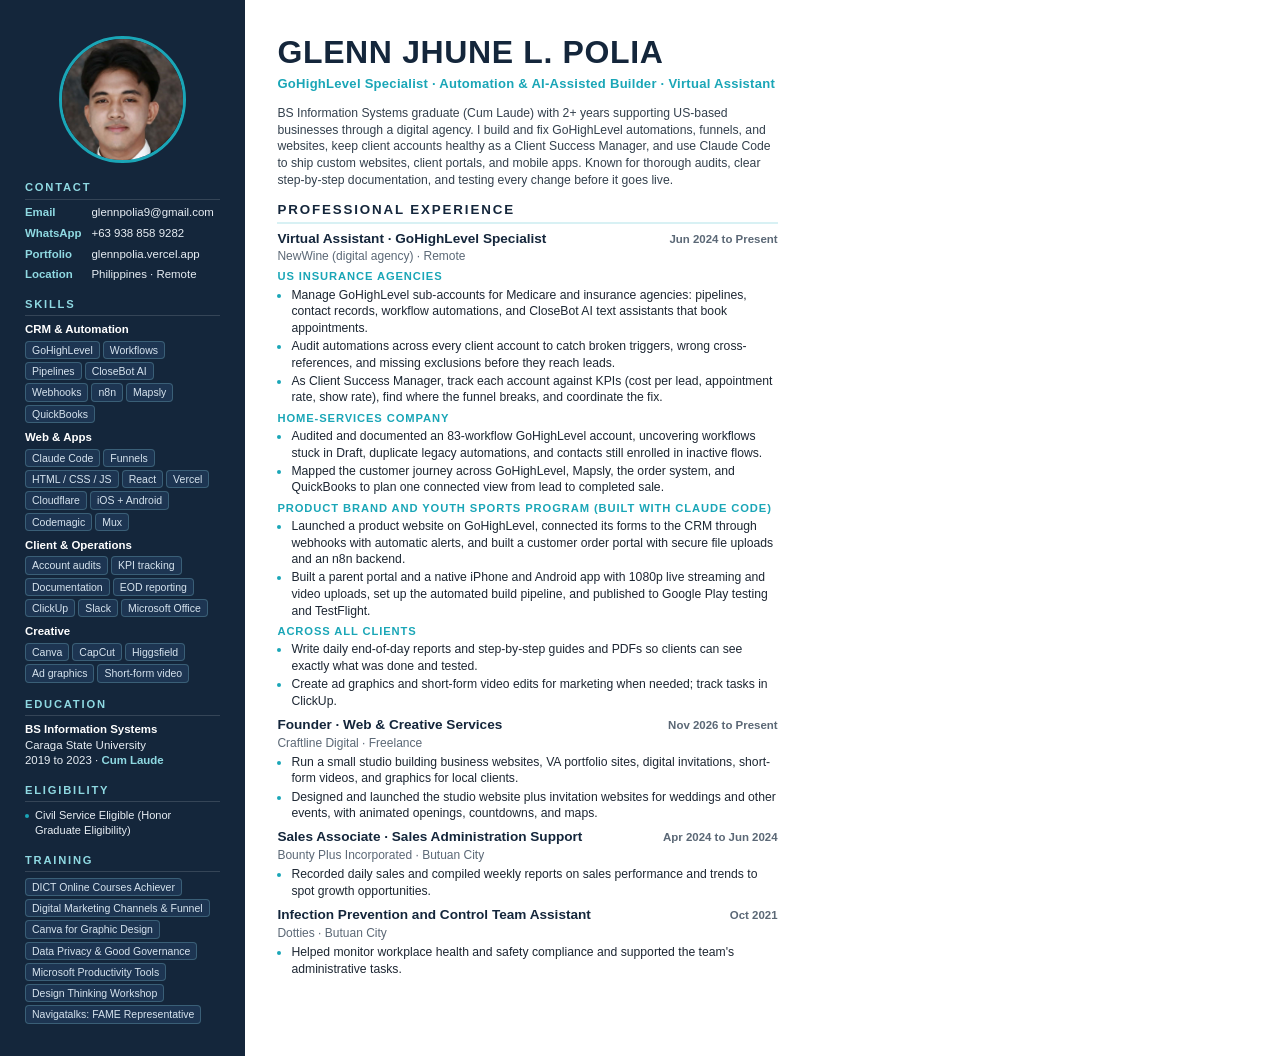
<file: resume/resume.html>
<!doctype html>
<html lang="en">
<head>
<meta charset="utf-8">
<title>Glenn Jhune L. Polia - Resume</title>
<!-- Source for public/resume.pdf. Rebuild with: python resume/build.py -->
<style>
  @page { size: Letter; margin: 0; }
  * { box-sizing: border-box; margin: 0; padding: 0; }
  :root {
    --navy: #14263b; --navy2: #1d3552; --accent: #1aa6b7; --accent-soft: #d8f1f4;
    --ink: #1d2733; --muted: #5b6876; --line: #dfe5ea;
  }
  html, body { width: 8.5in; }
  body { font-family: "Segoe UI", Arial, sans-serif; color: var(--ink); font-size: 9.15pt; line-height: 1.36;
         -webkit-print-color-adjust: exact; print-color-adjust: exact; }
  .page { width: 8.5in; height: 11in; overflow: hidden; display: grid; grid-template-columns: 2.55in 1fr; }

  /* Sidebar */
  aside { background: var(--navy); color: #e8eef4; padding: 0.38in 0.26in 0.3in; }
  .photo { width: 1.32in; height: 1.32in; border-radius: 50%; overflow: hidden; margin: 0 auto 0.18in;
           border: 3px solid var(--accent); }
  .photo img { width: 100%; height: 100%; object-fit: cover; display: block; }
  aside h3 { font-size: 8.4pt; letter-spacing: .16em; text-transform: uppercase; color: #8fd9e2;
             margin: 0.15in 0 0.06in; padding-bottom: 3px; border-bottom: 1px solid rgba(255,255,255,.14); }
  aside h3:first-of-type { margin-top: 0.05in; }
  .contact div { display: flex; gap: 7px; align-items: flex-start; margin-bottom: 5px; font-size: 8.6pt; word-break: break-word; }
  .contact b { color: #8fd9e2; font-weight: 600; min-width: 0.62in; flex-shrink: 0; }
  .contact a { color: #e8eef4; text-decoration: none; }
  .skill-group { margin-bottom: 7px; }
  .skill-group strong { display: block; font-size: 8.6pt; color: #fff; margin-bottom: 3px; }
  .chips { display: flex; flex-wrap: wrap; gap: 3px; }
  .chips span { background: var(--navy2); border: 1px solid rgba(143,217,226,.25); border-radius: 4px;
                padding: 1px 6px; font-size: 7.9pt; color: #d6e3ee; }
  .edu p { font-size: 8.6pt; }
  .edu .deg { font-weight: 600; color: #fff; }
  .edu .honor { color: #8fd9e2; font-weight: 600; }
  aside ul { list-style: none; }
  aside li { font-size: 8.3pt; padding-left: 10px; position: relative; margin-bottom: 3px; }
  aside li:before { content: ""; position: absolute; left: 0; top: 6px; width: 4px; height: 4px; border-radius: 50%; background: var(--accent); }

  /* Main */
  main { padding: 0.38in 0.4in 0.3in 0.34in; }
  header h1 { font-size: 24pt; letter-spacing: .02em; color: var(--navy); line-height: 1.05; font-weight: 800; }
  header .role { font-size: 9.8pt; color: var(--accent); font-weight: 700; margin-top: 5px; letter-spacing: .02em; }
  .summary { margin-top: 0.13in; color: #33404d; }
  main h2 { font-size: 10pt; letter-spacing: .14em; text-transform: uppercase; color: var(--navy);
            margin: 0.13in 0 0.06in; padding-bottom: 3px; border-bottom: 2px solid var(--accent-soft); }
  .job { margin-bottom: 0.07in; }
  .job-head { display: flex; justify-content: space-between; align-items: baseline; gap: 10px; }
  .job-title { font-weight: 700; font-size: 10.2pt; color: var(--navy); }
  .job-date { font-size: 8.6pt; color: var(--muted); white-space: nowrap; font-weight: 600; }
  .job-org { font-size: 9pt; color: var(--muted); margin-bottom: 3px; }
  .client { font-size: 8.4pt; font-weight: 700; color: var(--accent); text-transform: uppercase; letter-spacing: .08em; margin: 5px 0 2px; }
  main ul { padding-left: 14px; }
  main li { margin-bottom: 1.5px; }
  main li::marker { color: var(--accent); }
</style>
</head>
<body>
<div class="page">
  <aside>
    <div class="photo"><img src="photo-crop.jpg" alt="Glenn Jhune L. Polia"></div>

    <h3>Contact</h3>
    <div class="contact">
      <div><b>Email</b><a href="mailto:glennpolia9@gmail.com">glennpolia9@gmail.com</a></div>
      <div><b>WhatsApp</b><a href="https://wa.me/639388589282">+63 938 858 9282</a></div>
      <div><b>Portfolio</b><a href="https://glennpolia.vercel.app/">glennpolia.vercel.app</a></div>
      <div><b>Location</b><span>Philippines · Remote</span></div>
    </div>

    <h3>Skills</h3>
    <div class="skill-group"><strong>CRM &amp; Automation</strong>
      <div class="chips"><span>GoHighLevel</span><span>Workflows</span><span>Pipelines</span><span>CloseBot AI</span><span>Webhooks</span><span>n8n</span><span>Mapsly</span><span>QuickBooks</span></div></div>
    <div class="skill-group"><strong>Web &amp; Apps</strong>
      <div class="chips"><span>Claude Code</span><span>Funnels</span><span>HTML / CSS / JS</span><span>React</span><span>Vercel</span><span>Cloudflare</span><span>iOS + Android</span><span>Codemagic</span><span>Mux</span></div></div>
    <div class="skill-group"><strong>Client &amp; Operations</strong>
      <div class="chips"><span>Account audits</span><span>KPI tracking</span><span>Documentation</span><span>EOD reporting</span><span>ClickUp</span><span>Slack</span><span>Microsoft Office</span></div></div>
    <div class="skill-group"><strong>Creative</strong>
      <div class="chips"><span>Canva</span><span>CapCut</span><span>Higgsfield</span><span>Ad graphics</span><span>Short-form video</span></div></div>

    <h3>Education</h3>
    <div class="edu">
      <p class="deg">BS Information Systems</p>
      <p>Caraga State University</p>
      <p>2019 to 2023 · <span class="honor">Cum Laude</span></p>
    </div>

    <h3>Eligibility</h3>
    <ul><li>Civil Service Eligible (Honor Graduate Eligibility)</li></ul>

    <h3>Training</h3>
    <div class="chips"><span>DICT Online Courses Achiever</span><span>Digital Marketing Channels &amp; Funnel</span><span>Canva for Graphic Design</span><span>Data Privacy &amp; Good Governance</span><span>Microsoft Productivity Tools</span><span>Design Thinking Workshop</span><span>Navigatalks: FAME Representative</span></div>
  </aside>

  <main>
    <header>
      <h1>GLENN JHUNE L. POLIA</h1>
      <p class="role">GoHighLevel Specialist · Automation &amp; AI-Assisted Builder · Virtual Assistant</p>
      <p class="summary">
        BS Information Systems graduate (Cum Laude) with 2+ years supporting US-based businesses through a digital
        agency. I build and fix GoHighLevel automations, funnels, and websites, keep client accounts healthy as a
        Client Success Manager, and use Claude Code to ship custom websites, client portals, and mobile apps.
        Known for thorough audits, clear step-by-step documentation, and testing every change before it goes live.
      </p>
    </header>

    <h2>Professional Experience</h2>

    <div class="job">
      <div class="job-head"><span class="job-title">Virtual Assistant · GoHighLevel Specialist</span><span class="job-date">Jun 2024 to Present</span></div>
      <p class="job-org">NewWine (digital agency) · Remote</p>

      <p class="client">US insurance agencies</p>
      <ul>
        <li>Manage GoHighLevel sub-accounts for Medicare and insurance agencies: pipelines, contact records, workflow automations, and CloseBot AI text assistants that book appointments.</li>
        <li>Audit automations across every client account to catch broken triggers, wrong cross-references, and missing exclusions before they reach leads.</li>
        <li>As Client Success Manager, track each account against KPIs (cost per lead, appointment rate, show rate), find where the funnel breaks, and coordinate the fix.</li>
      </ul>

      <p class="client">Home-services company</p>
      <ul>
        <li>Audited and documented an 83-workflow GoHighLevel account, uncovering workflows stuck in Draft, duplicate legacy automations, and contacts still enrolled in inactive flows.</li>
        <li>Mapped the customer journey across GoHighLevel, Mapsly, the order system, and QuickBooks to plan one connected view from lead to completed sale.</li>
      </ul>

      <p class="client">Product brand and youth sports program (built with Claude Code)</p>
      <ul>
        <li>Launched a product website on GoHighLevel, connected its forms to the CRM through webhooks with automatic alerts, and built a customer order portal with secure file uploads and an n8n backend.</li>
        <li>Built a parent portal and a native iPhone and Android app with 1080p live streaming and video uploads, set up the automated build pipeline, and published to Google Play testing and TestFlight.</li>
      </ul>

      <p class="client">Across all clients</p>
      <ul>
        <li>Write daily end-of-day reports and step-by-step guides and PDFs so clients can see exactly what was done and tested.</li>
        <li>Create ad graphics and short-form video edits for marketing when needed; track tasks in ClickUp.</li>
      </ul>
    </div>

    <div class="job">
      <div class="job-head"><span class="job-title">Founder · Web &amp; Creative Services</span><span class="job-date">Nov 2026 to Present</span></div>
      <p class="job-org">Craftline Digital · Freelance</p>
      <ul>
        <li>Run a small studio building business websites, VA portfolio sites, digital invitations, short-form videos, and graphics for local clients.</li>
        <li>Designed and launched the studio website plus invitation websites for weddings and other events, with animated openings, countdowns, and maps.</li>
      </ul>
    </div>

    <div class="job">
      <div class="job-head"><span class="job-title">Sales Associate · Sales Administration Support</span><span class="job-date">Apr 2024 to Jun 2024</span></div>
      <p class="job-org">Bounty Plus Incorporated · Butuan City</p>
      <ul>
        <li>Recorded daily sales and compiled weekly reports on sales performance and trends to spot growth opportunities.</li>
      </ul>
    </div>

    <div class="job">
      <div class="job-head"><span class="job-title">Infection Prevention and Control Team Assistant</span><span class="job-date">Oct 2021</span></div>
      <p class="job-org">Dotties · Butuan City</p>
      <ul>
        <li>Helped monitor workplace health and safety compliance and supported the team's administrative tasks.</li>
      </ul>
    </div>
  </main>
</div>
</body>
</html>
</file>
